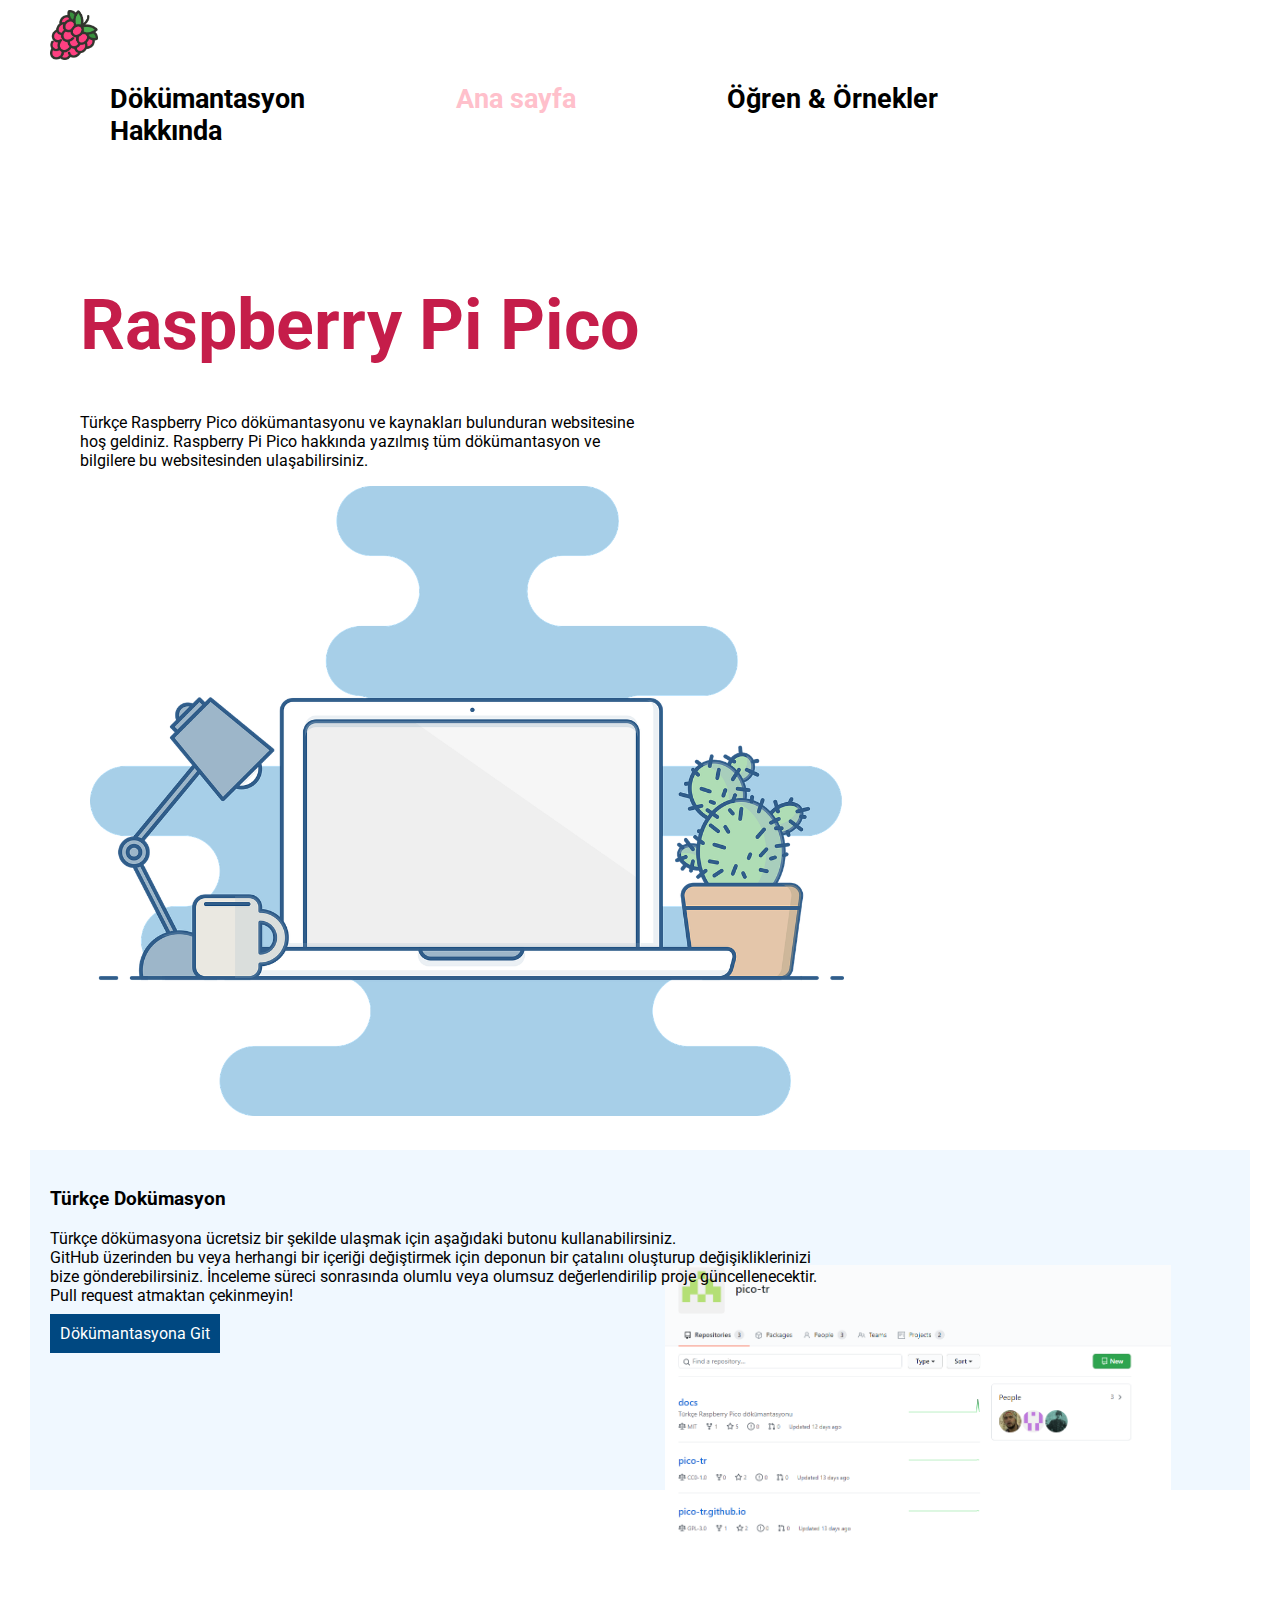
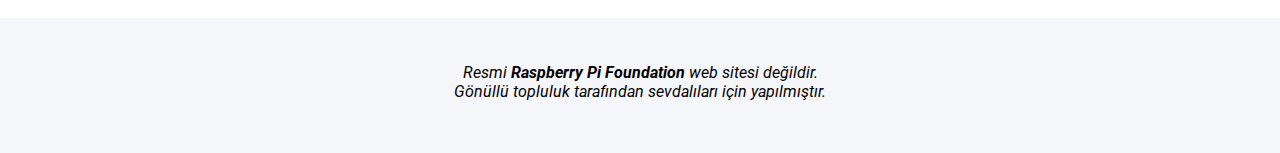
<file: index.html>
<!DOCTYPE html>
<html lang="tr-TR">
  <head>
    <meta charset="UTF-8" />
    <meta http-equiv="X-UA-Compatible" content="IE=edge" />
    <meta name="viewport" content="width=device-width, initial-scale=1.0" />
    <title>pico-tr</title>
    <link rel="stylesheet" href="./assets/style/style.css" />
    <link
      rel="shortcut icon"
      href="./assets/images/Raspi.png"
      type="image/x-icon"
    />
    <meta name="title" content="Raspberry Pi Pico | Raspberry Pi Pico Türkçe Dökümantasyon">
    <meta name="description" content="Raspberry Pi Pico için Türkçe yayınlanmış dökümantasyon ve Raspberry Pi Pico için örnek yazılımları bulabileceğiniz web sitesi.">
    <meta name="keywords" content="Raspberry, pi, pico, türkçe, dökümantasyon, raspberry pi pico">
    <meta name="robots" content="index, follow">
    <meta http-equiv="Content-Type" content="text/html; charset=utf-8">
    <meta name="language" content="Turkish">
  </head>
  <body>
    <div id="container-kapsayici">
      <div class="header-baslik">
        <img class="logo" height="50" src="./assets/images/Raspi.png" />
        <div class="menu">
          <a href="/dokumantasyon"><b>Dökümantasyon</b></a>
          <a style="color:pink;" href="#"><b>Ana sayfa</b></a>
          <a href="https://github.com/pico-tr"><b>Öğren & Örnekler</b></a>
          <a href="https://github.com/pico-tr"><b>Hakkında</b></a>
        </div>
      </div>

      <div id="content-icerik">
        <div id="sol">
          <h1>Raspberry Pi Pico</h1>
          <p>
            Türkçe Raspberry Pico dökümantasyonu ve kaynakları bulunduran
            websitesine<br />hoş geldiniz. Raspberry Pi Pico hakkında yazılmış
            tüm dökümantasyon ve<br />bilgilere bu websitesinden
            ulaşabilirsiniz.
          </p>
        </div>
        <div id="sag">
          <img class="laptop-resim" src="./assets/images/laptop.png" />
        </div>
        <div style="clear:both;"></div>

        <div id="join-katil">
          <div id="content-icerik-join-katil">
            <h3>Türkçe Dokümasyon</h3>
            Türkçe dökümasyona ücretsiz bir şekilde ulaşmak için aşağıdaki
            butonu kullanabilirsiniz.<br />
            GitHub üzerinden bu veya herhangi bir içeriği değiştirmek için
            deponun bir çatalını oluşturup değişikliklerinizi <br />bize gönderebilirsiniz.
            İnceleme süreci sonrasında olumlu veya olumsuz değerlendirilip proje
            güncellenecektir.<br />
            Pull request atmaktan çekinmeyin!<br /><br />
            <a class="btn" href="/dokumantasyon">Dökümantasyona Git</a>
            <img
              src="./assets/images/github_group.PNG"
              class="content-icerik-join-katil-image-resim"
            />
          </div>
        </div>
        <div id="footer-altlik">
          <i>Resmi <b>Raspberry Pi Foundation</b> web sitesi değildir. <br />
          Gönüllü topluluk tarafından sevdalıları için yapılmıştır.</i>
        </div>
      </div>
    </div>
  </body>
</html>
</file>
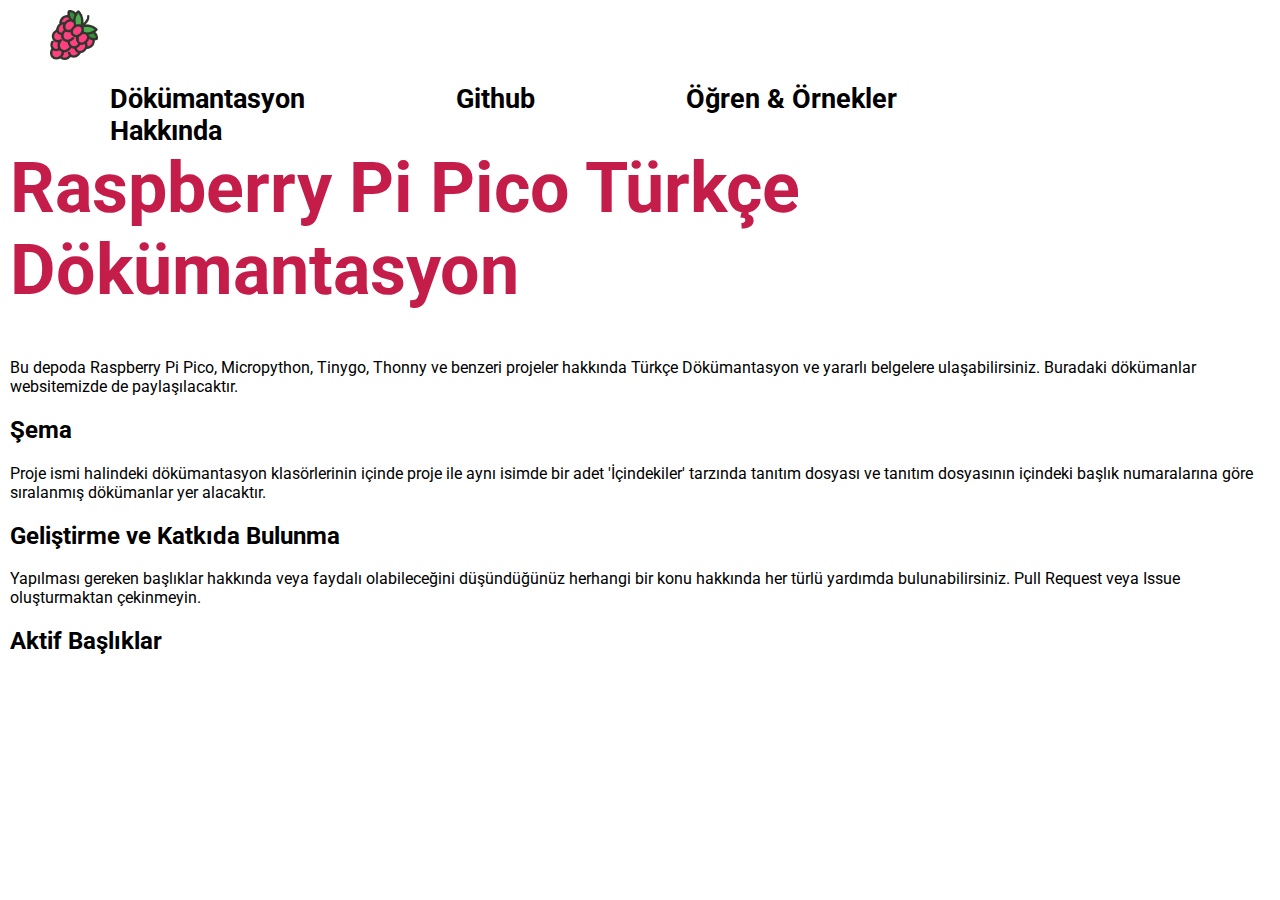
<file: docs/index.html>
<!DOCTYPE html>
<html lang="tr-TR">
   <head>
      <meta charset="UTF-8" />
      <meta http-equiv="X-UA-Compatible" content="IE=edge" />
      <meta name="viewport" content="width=device-width, initial-scale=1.0" />
      <title>Raspberry Pi Pico | Raspberry Pi Pico Türkçe Dökümantasyon</title>
      <link rel="stylesheet" href="../assests/style/style.css" />
      <link
         rel="shortcut icon"
         href="../assests/images/Raspi.png"
         type="image/x-icon"
         />
      <meta name="title" content="Raspberry Pi Pico | Raspberry Pi Pico Türkçe Dökümantasyon">
      <meta name="description" content="Raspberry Pi Pico için Türkçe yayınlanmış dökümantasyon ve Raspberry Pi Pico için örnek yazılımları bulabileceğiniz web sitesi.">
      <meta name="keywords" content="Raspberry, pi, pico, türkçe, dökümantasyon, raspberry pi pico">
      <meta name="robots" content="index, follow">
      <meta http-equiv="Content-Type" content="text/html; charset=utf-8">
      <meta name="language" content="Turkish">
   </head>
   <body>
      <div id="container-kapsayici">
         <div class="header-baslik">
            <img class="logo" height="50" src="../assests/images/Raspi.png" />
            <div class="menu">
               <a href="/docs"><b>Dökümantasyon</b></a>
               <a href="https://github.com/pico-tr"><b>Github</b></a>
               <a href="https://github.com/pico-tr"><b>Öğren & Örnekler</b></a>
               <a href="https://github.com/pico-tr"><b>Hakkında</b></a>
            </div>
         </div>
         <div id="content-icerik" style="padding:10px;" markdown="1">
            <h1 id="raspberry-pi-pico-t-rk-e-d-k-mantasyon">Raspberry Pi Pico Türkçe Dökümantasyon</h1>
            <p>Bu depoda Raspberry Pi Pico, Micropython, Tinygo, Thonny ve benzeri projeler hakkında Türkçe Dökümantasyon ve yararlı belgelere ulaşabilirsiniz. Buradaki dökümanlar websitemizde de paylaşılacaktır.</p>
            <h2 id="-ema">Şema</h2>
            <p>Proje ismi halindeki dökümantasyon klasörlerinin içinde proje ile aynı isimde bir adet &#39;İçindekiler&#39; tarzında tanıtım dosyası ve tanıtım dosyasının içindeki başlık numaralarına göre sıralanmış dökümanlar yer alacaktır.</p>
            <h2 id="geli-tirme-ve-katk-da-bulunma">Geliştirme ve Katkıda Bulunma</h2>
            <p>Yapılması gereken başlıklar hakkında veya faydalı olabileceğini düşündüğünüz herhangi bir konu hakkında her türlü yardımda bulunabilirsiniz. Pull Request veya Issue oluşturmaktan çekinmeyin.</p>
            <h2 id="aktif-ba-l-klar">Aktif Başlıklar</h2>
            <ul>
               <a href="/micropython/micropython"></a>
            </ul>
         </div>
      </div>
   </body>
</html>
</file>
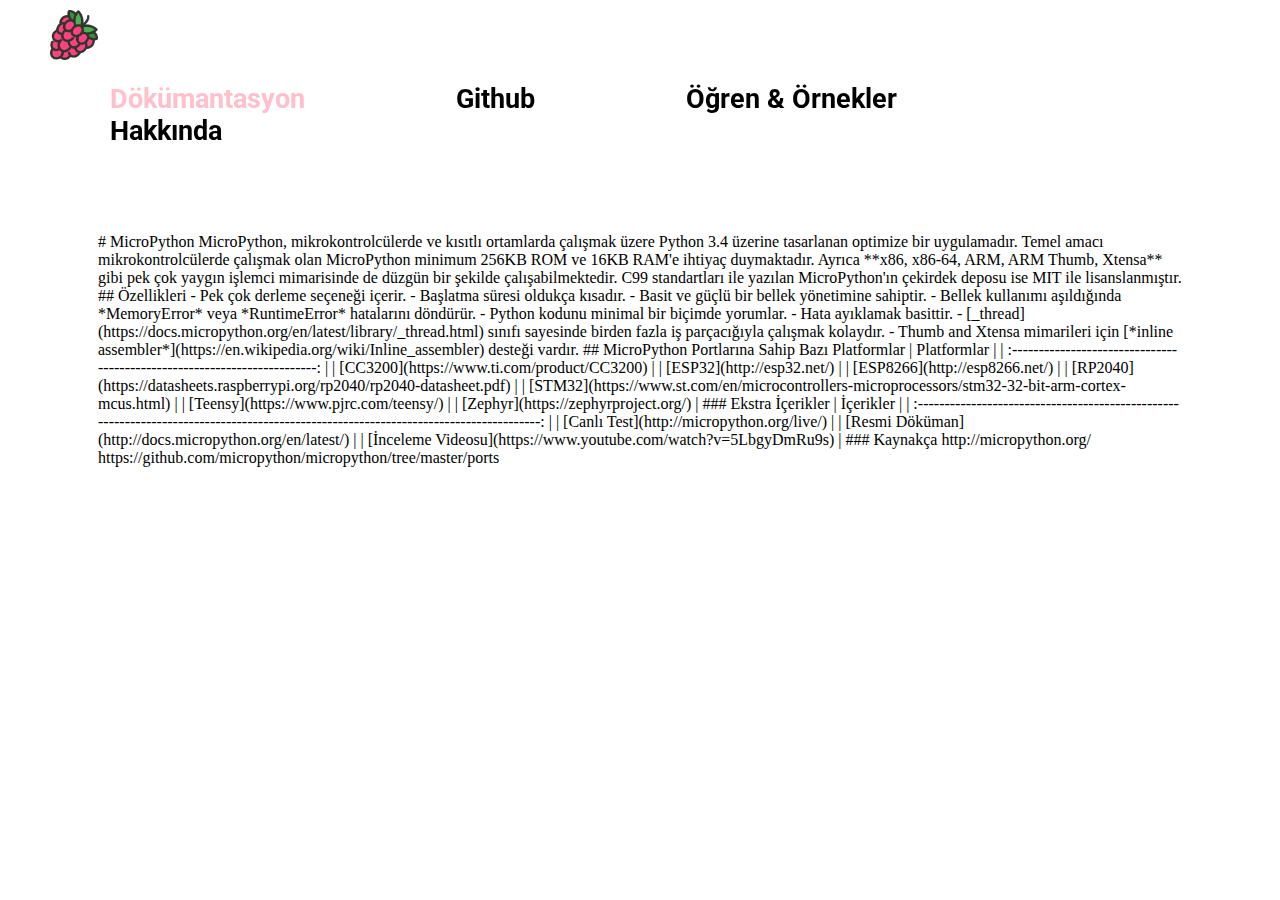
<file: docs/micropython/micropython.html>
<!DOCTYPE html>
<html lang="tr-TR">
<head>
    <meta charset="UTF-8">
    <meta http-equiv="X-UA-Compatible" content="IE=edge">
    <meta name="viewport" content="width=device-width, initial-scale=1.0">
    <title>Raspberry Pi Pico - Micropython | Giriş</title>
    <link rel="stylesheet" href="../style.css" />
</head>
<body>
<!--Header section-->
<div id="masterpage">
<iframe class="masterpage-content" src="../masterpage.html" allowfullscreen="true" style="position:fixed; top:0; left:0; bottom:0; right:0; width:100%; height:100%; border:none; margin:0; padding:0;" >
</iframe>
</div>
<!--
Markdown content goes here
-->
<div class="document-markdown-content" markdown="1">
    # MicroPython
    MicroPython, mikrokontrolcülerde ve kısıtlı ortamlarda çalışmak üzere Python 3.4 üzerine tasarlanan optimize bir uygulamadır.
    
    Temel amacı mikrokontrolcülerde çalışmak olan MicroPython minimum 256KB ROM ve 16KB RAM'e ihtiyaç duymaktadır. Ayrıca **x86, x86-64, ARM, ARM Thumb, Xtensa** gibi pek çok yaygın işlemci mimarisinde de düzgün bir şekilde çalışabilmektedir.
    
    C99 standartları ile yazılan MicroPython'ın çekirdek deposu ise MIT ile lisanslanmıştır. 
    
    ## Özellikleri 
    - Pek çok derleme seçeneği içerir.
    - Başlatma süresi oldukça kısadır.
    - Basit ve güçlü bir bellek yönetimine sahiptir. 
    - Bellek kullanımı aşıldığında *MemoryError* veya *RuntimeError* hatalarını döndürür.
    - Python kodunu minimal bir biçimde yorumlar. 
    - Hata ayıklamak basittir.
    - [_thread](https://docs.micropython.org/en/latest/library/_thread.html) sınıfı sayesinde birden fazla iş parçacığıyla çalışmak kolaydır.
    -  Thumb and Xtensa mimarileri için [*inline assembler*](https://en.wikipedia.org/wiki/Inline_assembler) desteği vardır.
    
    ## MicroPython Portlarına Sahip Bazı Platformlar
    
    |                                 Platformlar                                    |
    | :------------------------------------------------------------------------: |
    |    [CC3200](https://www.ti.com/product/CC3200)          |
    |    [ESP32](http://esp32.net/)        |
    |    [ESP8266](http://esp8266.net/)                   |
    |    [RP2040](https://datasheets.raspberrypi.org/rp2040/rp2040-datasheet.pdf)      |
    |    [STM32](https://www.st.com/en/microcontrollers-microprocessors/stm32-32-bit-arm-cortex-mcus.html)  |
    |    [Teensy](https://www.pjrc.com/teensy/)    |
    |    [Zephyr](https://zephyrproject.org/)  |
    
    ### Ekstra İçerikler
    |                                                   İçerikler                                                                            |
    | :------------------------------------------------------------------------------------------------------------------------------------: |
    | [Canlı Test](http://micropython.org/live/)                                                         |
    | [Resmi Döküman](http://docs.micropython.org/en/latest/)                                                    |
    | [İnceleme Videosu](https://www.youtube.com/watch?v=5LbgyDmRu9s) |
    
    ### Kaynakça
    http://micropython.org/
    
    https://github.com/micropython/micropython/tree/master/ports    
</div>
</body>
</html>
</file>
<file: assets/style/style.css>
@import url("https://fonts.googleapis.com/css2?family=Roboto&display=swap");

body {
  margin: 0px;
  padding: 0px;
  font-family: "Roboto", sans-serif;
}

#container-kapsayici {
  height: 100%;
  width: 100%;
}

.header-baslik {
  background-color: white;
  height: 70px;
  padding-left: 20px;
}

.logo {
  margin-top: 10px;
  margin-left: 30px;
}

.menu {
  float: right;
  color: black;
  font-size: 3vh;
  margin-right: 20%;

  margin-top: 1.5%;
}

.menu a {
  padding-left: 10vh;
  color: black;
  margin-right: 6vh;
  text-decoration: none;
}

.menu a:hover {
  color: pink;
}

h1 {
  color: #c51d4a;
  font-size: 70px;
}

#sol {
  float: left;
  margin-top: 10vh;
  padding-left: 80px;
}

.laptop-resim {
  height: 70vh;
  margin-left: 10vh;
}

#join-katil {
  margin-top: 5px;
}

#content-icerik-join-katil {
  height: 300px;
  margin: 30px;
  padding: 20px;
  background-color: #f0f8ff;
  margin-bottom: 10%;
}

.content-icerik-join-katil-image-resim {
  border-radius: 10px;
  float: right;
  padding-right: 5%;
  margin-top: -5%;
  height: 30vh;
}

.btn {
  background-color: #004881;
  padding: 10px;
  text-decoration: none;
  color: white;
}

.btn:hover {
  color: pink;
}

#footer-altlik {
  background-color: #f5f6f9;
  height: 10vh;
  text-align: center;
  padding-top: 5vh;
}
#content-doc-icerik {
  padding: 80px;
}


@media screen and (max-width: 800px) {
  .laptop-resim {
    width: 80%; 
  }
  .content-icerik-join-katil-image-resim {
    display:none;
  }
}
</file>
<file: assests/style/style.css>
@import url("https://fonts.googleapis.com/css2?family=Roboto&display=swap");

body {
  margin: 0px;
  padding: 0px;
  font-family: "Roboto", sans-serif;
}

#container-kapsayici {
  height: 100%;
  width: 100%;
}

.header-baslik {
  background-color: white;
  height: 70px;
  padding-left: 20px;
}

.logo {
  margin-top: 10px;
  margin-left: 30px;
}

.menu {
  float: right;
  color: black;
  font-size: 3vh;
  margin-right: 20%;

  margin-top: 1.5%;
}

.menu a {
  padding-left: 10vh;
  color: black;
  margin-right: 6vh;
  text-decoration: none;
}

.menu a:hover {
  color: pink;
}

h1 {
  color: #c51d4a;
  font-size: 70px;
}

#sol {
  float: left;
  margin-top: 10vh;
  padding-left: 80px;
}

.laptop-resim {
  height: 70vh;
  margin-left: 10vh;
}

#join-katil {
  margin-top: 5px;
}

#content-icerik-join-katil {
  height: 300px;
  margin: 30px;
  padding: 20px;
  background-color: #f0f8ff;
  margin-bottom: 10%;
}

.content-icerik-join-katil-image-resim {
  border-radius: 10px;
  float: right;
  padding-right: 5%;
  margin-top: -5%;
  height: 30vh;
}

.btn {
  background-color: #004881;
  padding: 10px;
  text-decoration: none;
  color: white;
}

.btn:hover {
  color: pink;
}

#footer-altlik {
  background-color: #f5f6f9;
  height: 10vh;
  text-align: center;
  padding-top: 5vh;
}
#content-doc-icerik {
  padding: 80px;
}


@media screen and (max-width: 800px) {
  .laptop-resim {
    width: 80%; 
  }
  .content-icerik-join-katil-image-resim {
    display:none;
  }
}
</file>
<file: docs/style.css>
#masterpage {
    padding-bottom:15vh;
  }
  
  .document-markdown-content {
    padding:10vh;
    margin-left:auto;
    margin-right:auto;
  }
</file>
